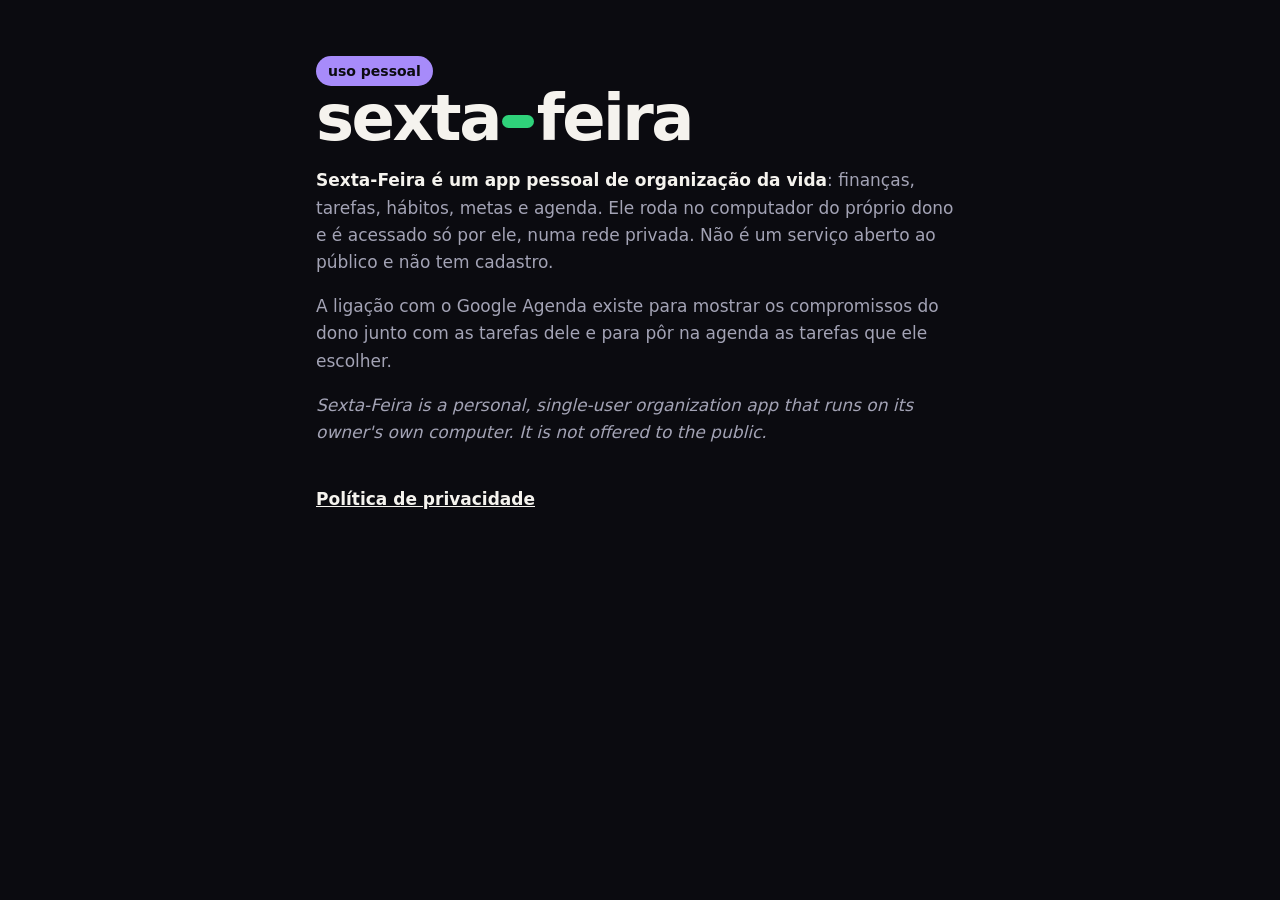
<file: index.html>
<!doctype html>
<html lang="pt-BR">
<head>
<meta charset="utf-8">
<meta name="viewport" content="width=device-width, initial-scale=1">
<title>Sexta-Feira</title>
<meta name="description" content="Sexta-Feira: app pessoal de organização da vida, de uso privado.">
<link rel="stylesheet" href="estilo.css">
</head>
<body>
<main>
  <span class="selo">uso pessoal</span>
  <h1>sexta<span></span>feira</h1>
  <p><strong>Sexta-Feira é um app pessoal de organização da vida</strong>: finanças, tarefas, hábitos, metas e agenda. Ele roda no computador do próprio dono e é acessado só por ele, numa rede privada. Não é um serviço aberto ao público e não tem cadastro.</p>
  <p>A ligação com o Google Agenda existe para mostrar os compromissos do dono junto com as tarefas dele e para pôr na agenda as tarefas que ele escolher.</p>
  <p lang="en"><em>Sexta-Feira is a personal, single-user organization app that runs on its owner's own computer. It is not offered to the public.</em></p>
  <nav><a href="privacidade.html">Política de privacidade</a></nav>
</main>
</body>
</html>
</file>
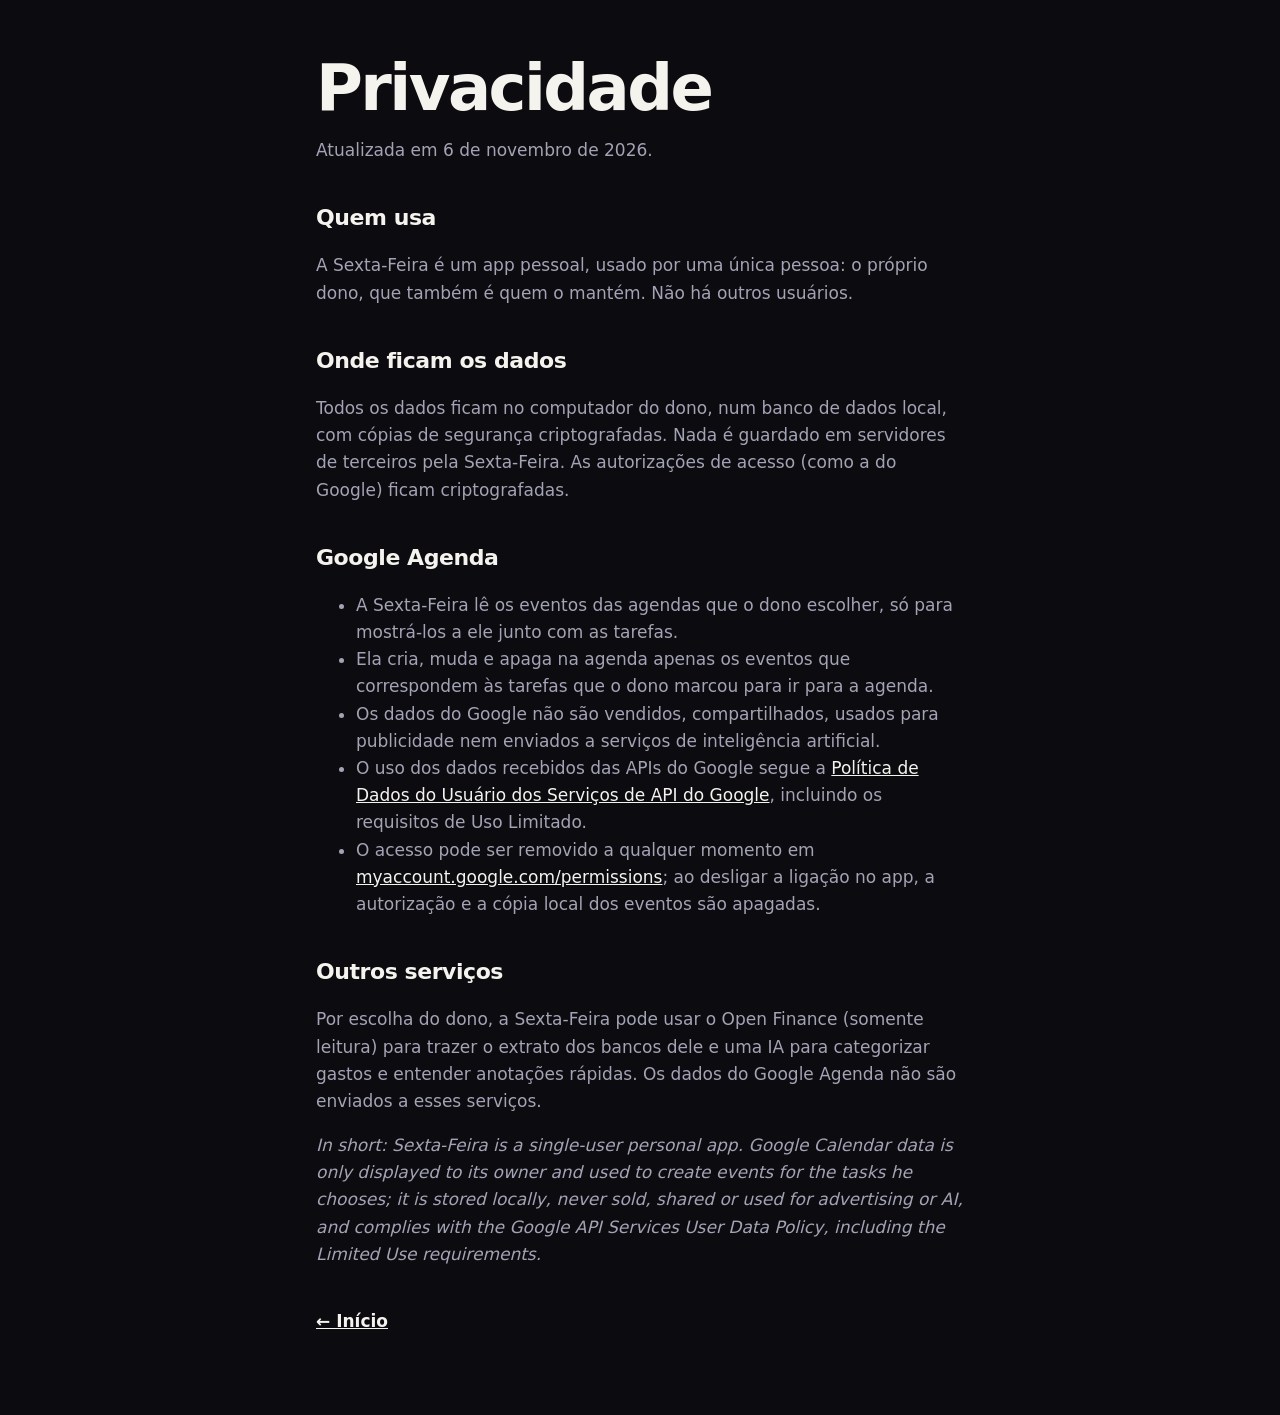
<file: privacidade.html>
<!doctype html>
<html lang="pt-BR">
<head>
<meta charset="utf-8">
<meta name="viewport" content="width=device-width, initial-scale=1">
<title>Privacidade · Sexta-Feira</title>
<meta name="description" content="Política de privacidade da Sexta-Feira.">
<link rel="stylesheet" href="estilo.css">
</head>
<body>
<main>
  <h1>Privacidade</h1>
  <p>Atualizada em 6 de novembro de 2026.</p>

  <h2>Quem usa</h2>
  <p>A Sexta-Feira é um app pessoal, usado por uma única pessoa: o próprio dono, que também é quem o mantém. Não há outros usuários.</p>

  <h2>Onde ficam os dados</h2>
  <p>Todos os dados ficam no computador do dono, num banco de dados local, com cópias de segurança criptografadas. Nada é guardado em servidores de terceiros pela Sexta-Feira. As autorizações de acesso (como a do Google) ficam criptografadas.</p>

  <h2>Google Agenda</h2>
  <ul>
    <li>A Sexta-Feira lê os eventos das agendas que o dono escolher, só para mostrá-los a ele junto com as tarefas.</li>
    <li>Ela cria, muda e apaga na agenda apenas os eventos que correspondem às tarefas que o dono marcou para ir para a agenda.</li>
    <li>Os dados do Google não são vendidos, compartilhados, usados para publicidade nem enviados a serviços de inteligência artificial.</li>
    <li>O uso dos dados recebidos das APIs do Google segue a <a href="https://developers.google.com/terms/api-services-user-data-policy">Política de Dados do Usuário dos Serviços de API do Google</a>, incluindo os requisitos de Uso Limitado.</li>
    <li>O acesso pode ser removido a qualquer momento em <a href="https://myaccount.google.com/permissions">myaccount.google.com/permissions</a>; ao desligar a ligação no app, a autorização e a cópia local dos eventos são apagadas.</li>
  </ul>

  <h2>Outros serviços</h2>
  <p>Por escolha do dono, a Sexta-Feira pode usar o Open Finance (somente leitura) para trazer o extrato dos bancos dele e uma IA para categorizar gastos e entender anotações rápidas. Os dados do Google Agenda não são enviados a esses serviços.</p>

  <p lang="en"><em>In short: Sexta-Feira is a single-user personal app. Google Calendar data is only displayed to its owner and used to create events for the tasks he chooses; it is stored locally, never sold, shared or used for advertising or AI, and complies with the Google API Services User Data Policy, including the Limited Use requirements.</em></p>
  <nav><a href="index.html">← Início</a></nav>
</main>
</body>
</html>
</file>
<file: estilo.css>
:root { color-scheme: dark; --bg: #0B0B10; --fg: #F5F3EE; --muted: #A3A3B5; --verde: #2FD27A; --roxo: #A78BFA; }
* { box-sizing: border-box; }
body { margin: 0; background: var(--bg); color: var(--fg); font: 17px/1.6 system-ui, -apple-system, "Segoe UI", sans-serif; }
main { max-width: 680px; margin: 0 auto; padding: 56px 16px 80px; }
h1 { font-size: clamp(40px, 9vw, 64px); line-height: 1; letter-spacing: -0.04em; margin: 0 0 16px; }
h1 span { display: inline-block; width: .5em; height: .2em; border-radius: 999px; background: var(--verde); vertical-align: .2em; margin: 0 .04em; }
h2 { font-size: 22px; letter-spacing: -0.02em; margin: 36px 0 8px; }
p, li { color: var(--muted); }
strong { color: var(--fg); }
a { color: var(--fg); }
nav { margin-top: 40px; display: flex; gap: 20px; font-weight: 600; }
.selo { display: inline-block; background: var(--roxo); color: var(--bg); font-weight: 700; font-size: 14px; border-radius: 999px; padding: 4px 12px; }
</file>
